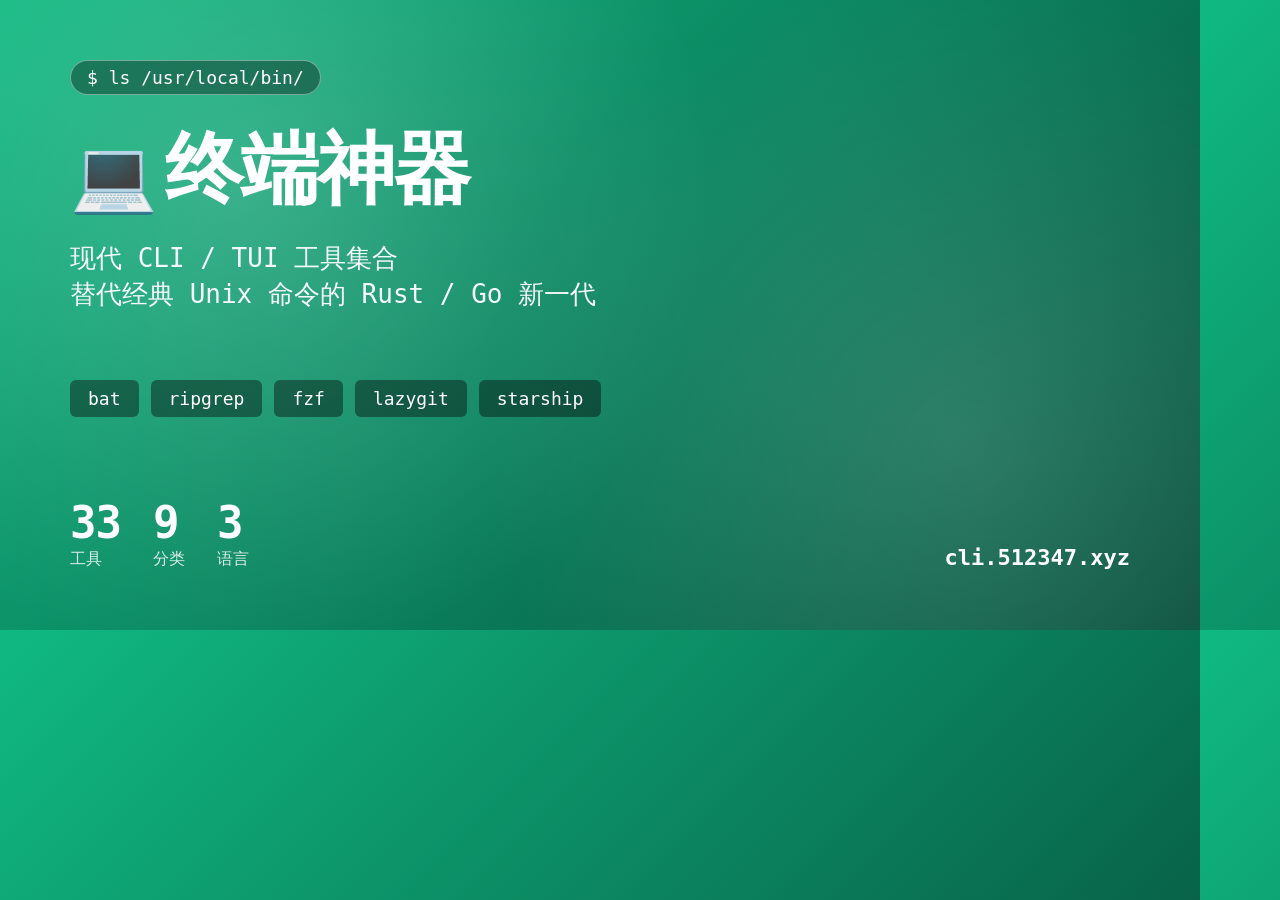
<file: scripts/og-template.html>
<!DOCTYPE html>
<html lang="zh">
<head>
<meta charset="UTF-8">
<title>OG image</title>
<style>
  * { box-sizing: border-box; margin: 0; padding: 0; }
  html, body { width: 1200px; height: 630px; overflow: hidden; }
  body {
    background: linear-gradient(135deg, #10b981 0%, #064e3b 100%);
    font-family: -apple-system, BlinkMacSystemFont, "Segoe UI", "PingFang SC", "Hiragino Sans GB", "Microsoft YaHei", "JetBrains Mono", monospace, sans-serif;
    color: white;
    position: relative;
  }
  body::before {
    content: ""; position: absolute; inset: 0;
    background-image:
      radial-gradient(circle at 20% 30%, rgba(255,255,255,0.18), transparent 45%),
      radial-gradient(circle at 80% 70%, rgba(255,255,255,0.15), transparent 45%);
  }
  .badge { position:absolute; top:60px; left:70px; padding:6px 16px; background:rgba(0,0,0,0.35); border:1px solid rgba(255,255,255,0.4); border-radius:999px; font-size:18px; font-weight:500; font-family: ui-monospace, "JetBrains Mono", monospace; }
  h1 { position:absolute; top:130px; left:70px; font-size:78px; font-weight:800; letter-spacing:-2px; line-height:1; }
  h1 .emoji { font-size:70px; margin-right:10px; vertical-align:-4px; }
  .tagline { position:absolute; top:240px; left:70px; font-size:26px; font-weight:400; opacity:0.95; line-height:1.4; max-width:1060px; font-family: ui-monospace, "JetBrains Mono", monospace; }
  .features { position:absolute; top:380px; left:70px; display:flex; gap:12px; flex-wrap:nowrap; }
  .feature { padding:8px 18px; background:rgba(0,0,0,0.4); border-radius:6px; font-size:18px; font-weight:500; white-space:nowrap; font-family: ui-monospace, "JetBrains Mono", monospace; }
  .stats { position:absolute; bottom:60px; left:70px; display:flex; gap:32px; }
  .stat-num { font-size:44px; font-weight:800; line-height:1; letter-spacing:-1px; }
  .stat-lbl { font-size:16px; opacity:0.85; margin-top:4px; }
  .url { position:absolute; bottom:60px; right:70px; font-size:22px; font-weight:600; text-align:right; font-family: ui-monospace, "JetBrains Mono", monospace; }
  .url small { display:block; font-size:15px; opacity:0.8; margin-top:4px; font-weight:400; }
</style>
</head>
<body>
  <span class="badge">$ ls /usr/local/bin/</span>
  <h1><span class="emoji">💻</span>终端神器</h1>
  <p class="tagline">现代 CLI / TUI 工具集合<br>替代经典 Unix 命令的 Rust / Go 新一代</p>
  <div class="features">
    <span class="feature">bat</span>
    <span class="feature">ripgrep</span>
    <span class="feature">fzf</span>
    <span class="feature">lazygit</span>
    <span class="feature">starship</span>
  </div>
  <div class="stats">
    <div><div class="stat-num">33</div><div class="stat-lbl">工具</div></div>
    <div><div class="stat-num">9</div><div class="stat-lbl">分类</div></div>
    <div><div class="stat-num">3</div><div class="stat-lbl">语言</div></div>
  </div>
  <div class="url">
    cli.512347.xyz
  </div>
</body>
</html>
</file>
